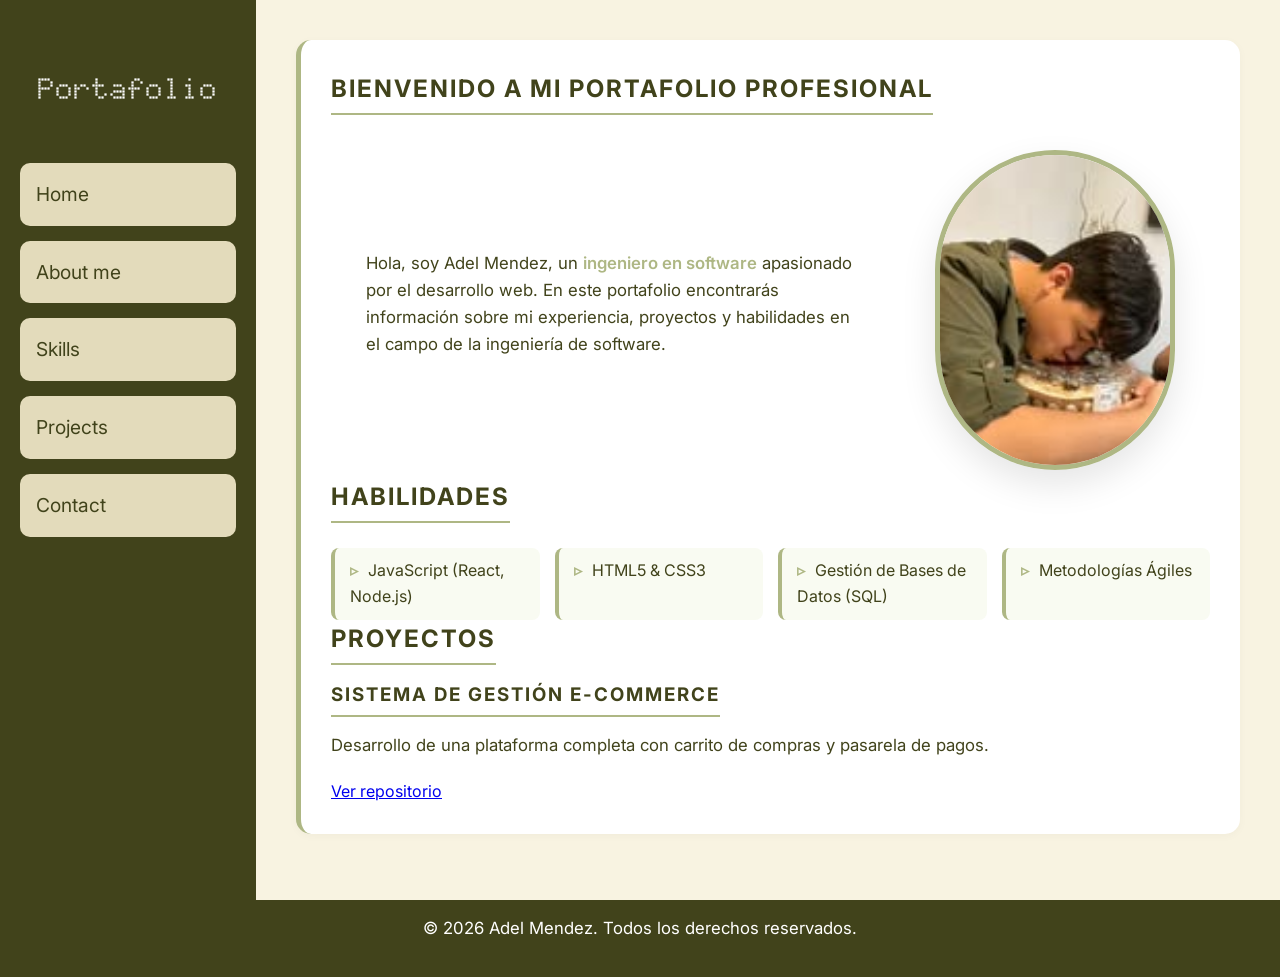
<file: index.html>
<!DOCTYPE html>
<html lang="es">

<head>
   <!--Define la codificacion de caracteres de nuestra pagina web-->
   <meta charset="UTF-8">
   <!-- Permite que el sitio se adaptate a diferentes resoluciones-->
   <meta name="viewport" content="width=device-widht, initial-scale=1.0">
   <!-- Descripcion de nuestra pagina web-->
   <meta name="description" content="Portafolio profesional de Ingenierio en software">
   <meta name="keywords" content="portafolio, ingeniero en software, desarrollo web">
   <!-- Autor-->
   <meta name="author" content="Adel Mendez">

   <!-- titulo de la pagina-->
   <title>Portafolio profesional</title>
   <!-- Se modofica el icon -->
   <link rel="icon" type="image/jpeg" href="https://i.pinimg.com/736x/19/60/56/1960568a77e393609d90b69f68ef6b70.jpg">

   <link rel="stylesheet" href="estilos/style.css">
</head>

<body>
   <div class="container">
      <header class="header">

         <button class="menu-toggle" id="menu-toggle">
            <span class="bar"></span>
            <span class="bar"> </span>
            <span class="bar"></span>
         </button>

         <h1>Portafolio</h1>
         <nav class="navegador" id="navegador">
            <a>Home</a>
            <a href="about.html">About me</a>
            <a href="skills.html">Skills</a>
            <a href="projects.html">Projects</a>
            <a href="contacto.html">Contact</a>

         </nav>
      </header>

      <main class="main">
         <div class="carta">
            <section id=sobremi>
               <h2>Bienvenido a mi portafolio profesional</h2>
            </section>



            <div class="contenedor-intro">
               <div class="texto-intro">
                  <p>Hola, soy Adel Mendez, un <strong>ingeniero en software</strong> apasionado por el desarrollo web.
                     En
                     este
                     portafolio encontrarás información sobre mi experiencia, proyectos y habilidades en el campo de la
                     ingeniería de software.</p>
               </div>

               <div class="foto-perfil">
                  <img src="images/perfil.jpg" alt="Foto de Adel Mendez">
               </div>
            </div>



            </section>
            <section id="habilidades">
               <h2>Habilidades</h2>
               <ul>
                  <li>JavaScript (React, Node.js)</li>
                  <li>HTML5 & CSS3</li>
                  <li>Gestión de Bases de Datos (SQL)</li>
                  <li>Metodologías Ágiles</li>
               </ul>
            </section>

            <section id="proyectos">
               <h2>Proyectos</h2>

               <article>
                  <h3>Sistema de Gestión E-commerce</h3>
                  <p>Desarrollo de una plataforma completa con carrito de compras y pasarela de pagos.</p>
                  <a href="#">Ver repositorio</a>
               </article>

            </section>
         </div>
      </main>
   </div>



   <footer class="footer">
      <p>&copy; 2026 Adel Mendez. Todos los derechos reservados.</p>
   </footer>
   <script src="estilos/script.js"></script>
</body>

</html>
</file>
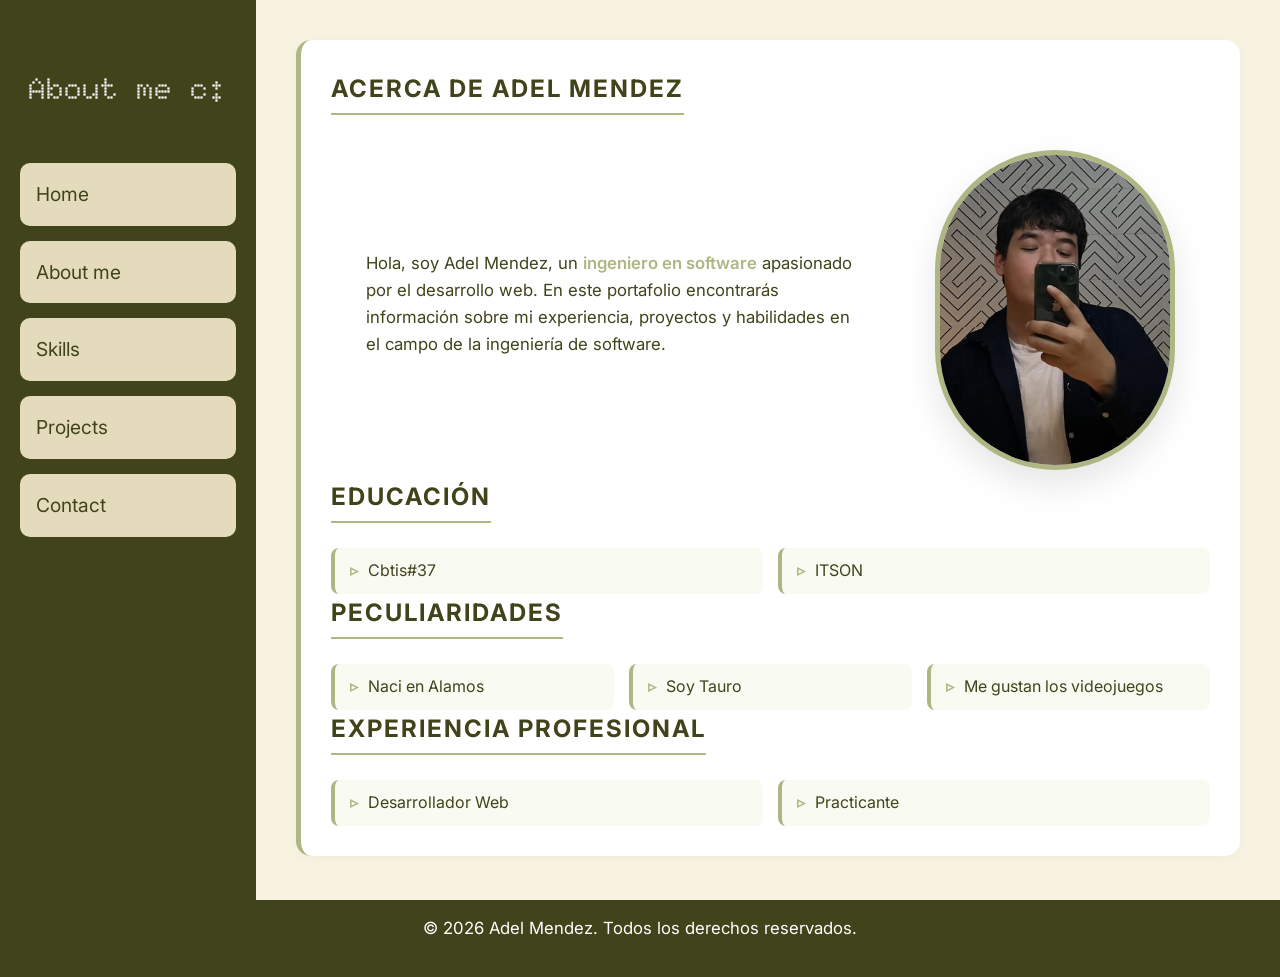
<file: about.html>
<!DOCTYPE html>
<html lang="es">

<head>
    <!--Define la codificacion de caracteres de nuestra pagina web-->
    <meta charset="UTF-8">
    <!-- Permite que el sitio se adaptate a diferentes resoluciones-->
    <meta name="viewport" content="width=device-widht, initial-scale=1.0">
    <!-- Descripcion de nuestra pagina web-->
    <meta name="description" content="Portafolio profesional de Ingenierio en software">
    <meta name="keywords" content="portafolio, ingeniero en software, desarrollo web">
    <!-- Autor-->
    <meta name="author" content="Adel Mendez">

    <!-- titulo de la pagina-->
    <title>Portafolio profesional</title>
    <!-- Se modofica el icon -->
    <link rel="icon" type="image/jpeg" href="https://i.pinimg.com/736x/19/60/56/1960568a77e393609d90b69f68ef6b70.jpg">

    <link rel="stylesheet" href="estilos/style.css">
</head>

<body>
    <div class="container">

        <header class="header">
            <button class="menu-toggle" id="menu-toggle">
                <span class="bar"></span>
                <span class="bar"> </span>
                <span class="bar"></span>
            </button>


            <h1>About me c:</h1>
            <nav class="navegador" id="navegador">
                <a href="index.html">Home</a>
                <a>About me</a>
                <a href="skills.html">Skills</a>
                <a href="projects.html">Projects</a>
                <a href="contacto.html">Contact</a>
            </nav>

        </header>

        <main class="main">
            <div class="carta">
        
                    <h2>Acerca de Adel Mendez</h2>
                  

                 <div class="contenedor-intro">
               <div class="texto-intro">
                  <p>Hola, soy Adel Mendez, un <strong>ingeniero en software</strong> apasionado por el desarrollo web.
                     En
                     este
                     portafolio encontrarás información sobre mi experiencia, proyectos y habilidades en el campo de la
                     ingeniería de software.</p>
               </div>

               <div class="foto-perfil">
                  <img src="images/foto2.jpeg" alt="Foto de Adel Mendez">
               </div>
            </div>
                <section>
                    <h2>Educación</h2>
                    <ul>
                       
                        <li>Cbtis#37</li>
                        <li>ITSON</li>
                    </ul>
                </section>

                <section>
                    <h2>Peculiaridades</h2>
                    <ul>
                        <li>Naci en Alamos</li>
                        <li>Soy Tauro</li>
                        <li>Me gustan los videojuegos</li>
                    </ul>
                </section>


                <section>
                    <h2>Experiencia Profesional</h2>
                    <ul>
                        <li>Desarrollador Web </li>
                        <li>Practicante</li>
                    </ul>
                </section>

            </div>
        </main>
    </div>

    <footer class="footer">
        <p>&copy; 2026 Adel Mendez. Todos los derechos reservados.</p>
    </footer>

    <script src="estilos/script.js"></script>
</body>


</html>
</file>
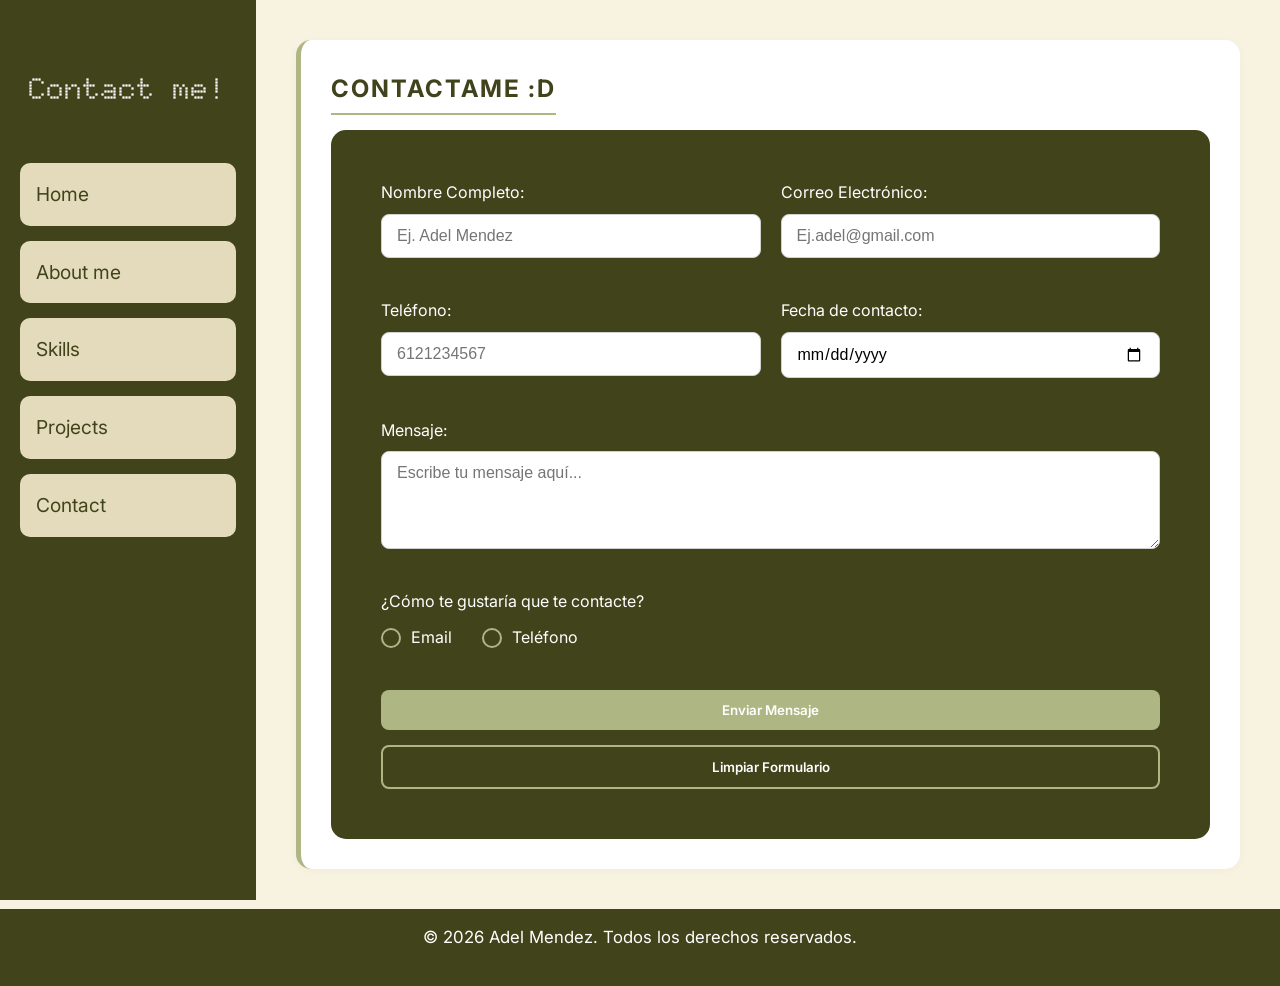
<file: contacto.html>
<!DOCTYPE html>
<html lang="es">

<head>
    <!--Define la codificacion de caracteres de nuestra pagina web-->
    <meta charset="UTF-8">
    <!-- Permite que el sitio se adaptate a diferentes resoluciones-->
    <meta name="viewport" content="width=device-widht, initial-scale=1.0">
    <!-- Descripcion de nuestra pagina web-->
    <meta name="description" content="Portafolio profesional de Ingenierio en software">
    <meta name="keywords" content="portafolio, ingeniero en software, desarrollo web">
    <!-- Autor-->
    <meta name="author" content="Adel Mendez">

    <!-- titulo de la pagina-->
    <title>Portafolio profesional</title>
    <!-- Se modofica el icon -->
    <link rel="icon" type="image/jpeg" href="https://i.pinimg.com/736x/19/60/56/1960568a77e393609d90b69f68ef6b70.jpg">
    <link rel="stylesheet" href="estilos/style.css">
</head>

<body>
    <div class="container">



        <header class="header">
            <button class="menu-toggle" id="menu-toggle">
                <span class="bar"></span>
                <span class="bar"> </span>
                <span class="bar"></span>
            </button>


            <h1>Contact me!</h1>
            <nav class="navegador" id="navegador">
                <a href="index.html">Home</a>
                <a href="about.html">About me</a>
                <a href="skills.html">Skills</a>
                <a href="projects.html">Projects</a>
                <a>Contact</a>
            </nav>
        </header>

        <main class="main">
            <div class="carta">
                <section>
                    <h2>Contactame :D</h2>
                    
                </section>

                <form class="form-contacto" action="images/" method="post">
                    <div class="campo">
                        <label for="nombre">Nombre Completo:</label>
                        <input type="text" id="nombre" name="nombre" placeholder="Ej. Adel Mendez" required>
                    </div>

                    <div class="campo">
                        <label for="email">Correo Electrónico:</label>
                        <input type="email" id="email" name="email" placeholder="Ej.adel@gmail.com" required>
                    </div>

                    <div class="campo">
                        <label for="telefono">Teléfono:</label>
                        <input type="text" id="telefono" name="telefono" placeholder="6121234567" required>
                    </div>

                    <div class="campo">
                        <label for="fecha">Fecha de contacto:</label>
                        <input type="date" id="fecha" name="fecha">
                    </div>

                    <div class="campo full-width">
                        <label for="mensaje">Mensaje:</label>
                        <textarea id="mensaje" name="mensaje" rows="4" placeholder="Escribe tu mensaje aquí..."
                            required></textarea>
                    </div>



                    <div class="campo full-width">
                        <label>¿Cómo te gustaría que te contacte?</label>
                        <div class="radio-group">

                            <label class="radio-item">
                                <input type="radio" name="preferencia" value="email" required>
                                <span class="custom-radio"></span>
                                Email
                            </label>
                            <label class="radio-item">
                                <input type="radio" name="preferencia" value="telefono" required>
                                <span class="custom-radio"></span>
                                Teléfono
                            </label>
                        </div>
                    </div>

                    <div class="campo full-width botones-container">
                        <button class="btn-primario" type="submit">Enviar Mensaje</button>
                        <button class="btn-secundario" type="reset">Limpiar Formulario</button>
                    </div>
                </form>
                </section>
            </div>

        </main>
    </div>
    <footer class="footer">
        <p>&copy; 2026 Adel Mendez. Todos los derechos reservados.</p>
    </footer>
    <script src="estilos/script.js"></script>
</body>

</html>
</file>
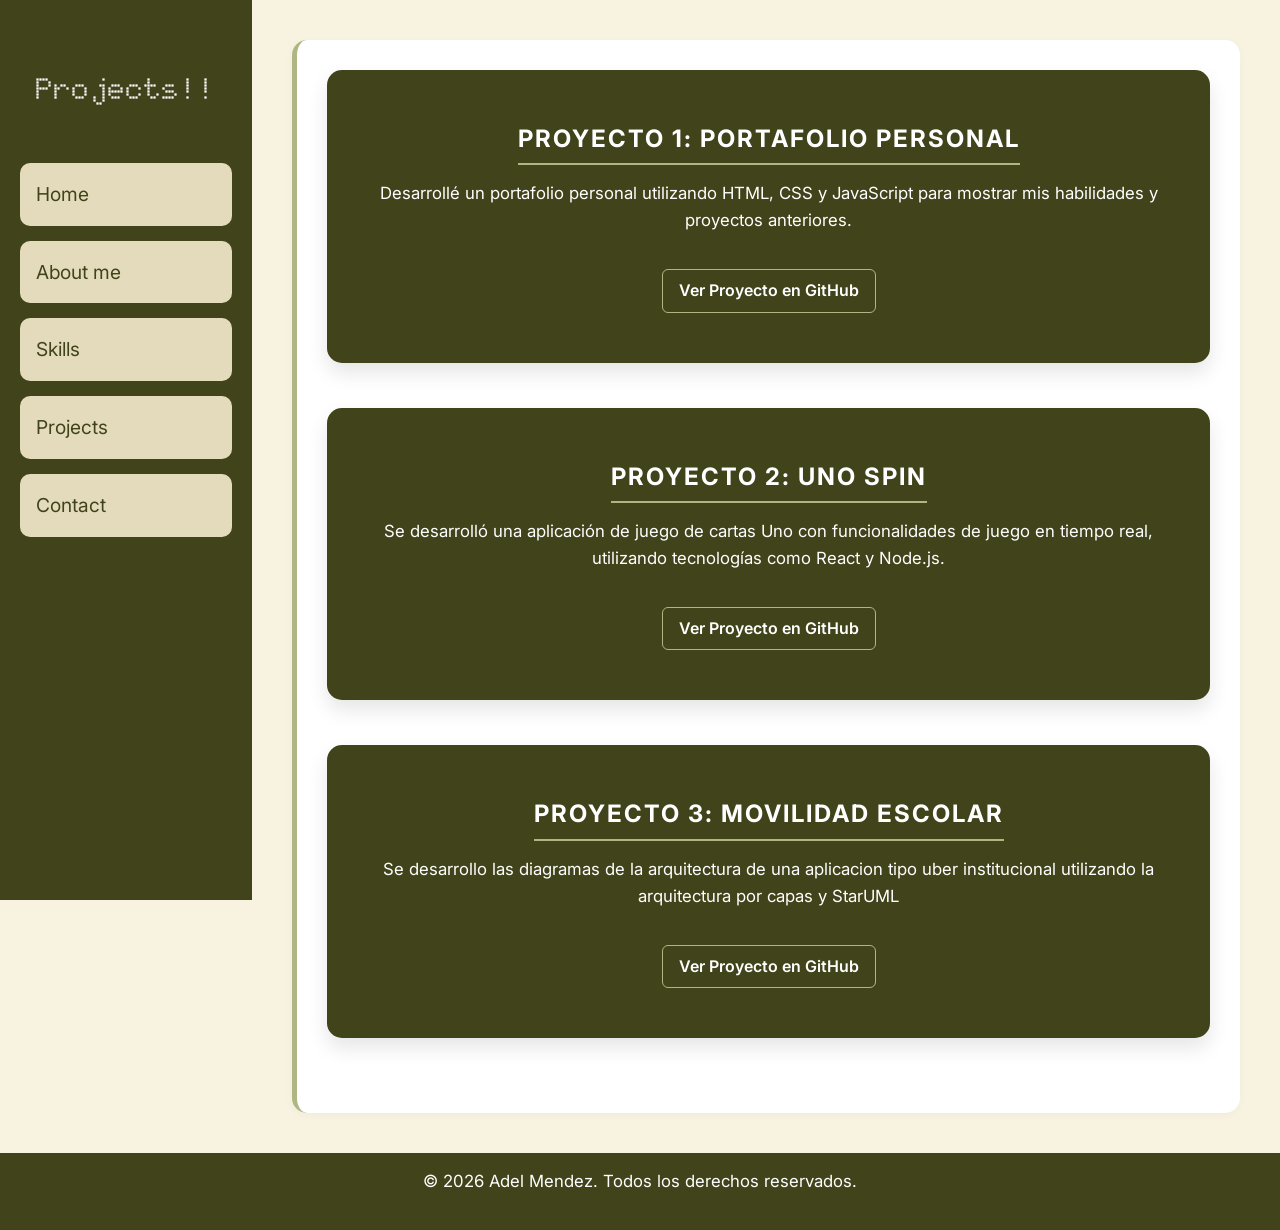
<file: projects.html>
<html>

<head>
    <meta charset="UTF-8">
    <meta name="viewport" content="width=device-width, initial-scale=1.0">
    <title>Proyectos de Adel Mendez</title>
    <link rel="stylesheet" href="estilos/style.css">
    <link rel="icon" type="image/jpeg" href="https://i.pinimg.com/736x/19/60/56/1960568a77e393609d90b69f68ef6b70.jpg">

<body>
    <div class="container">

        <header class="header">
            <button class="menu-toggle" id="menu-toggle">
                <span class="bar"></span>
                <span class="bar"> </span>
                <span class="bar"></span>
            </button>


            <h1>Projects!!</h1>
            <nav class="navegador" id="navegador">
                <a href="index.html">Home</a>
                <a href="about.html">About me</a>
                <a href="skills.html">Skills</a>
                <a>Projects</a>
                <a href="contacto.html">Contact</a>
            </nav>
        </header>

        <main class="main">

        <div class="carta">
            <section class="proyecto-card">
                <h2>Proyecto 1: Portafolio Personal</h2>
                <p>Desarrollé un portafolio personal utilizando HTML, CSS y JavaScript para mostrar mis habilidades y
                    proyectos anteriores.</p>
                <a href="https://github.com/pudinh0/CurriculumAppWeb.git" target="_blank">Ver Proyecto en GitHub</a>
            </section>

            <section class="proyecto-card">
                <h2>Proyecto 2: Uno Spin</h2>
                <p>Se desarrolló una aplicación de juego de cartas Uno con funcionalidades de juego en tiempo real,
                    utilizando tecnologías como React y Node.js.</p>
                <a href="https://github.com/Yizbin/UNO-Arquitectura.git" target="_blank">Ver Proyecto en
                    GitHub</a>
            </section>

            <section class="proyecto-card">
                <h2>Proyecto 3: Movilidad Escolar</h2>
                <p>Se desarrollo las diagramas de la arquitectura de una aplicacion tipo uber institucional utilizando
                    la arquitectura por capas y StarUML</p>
                <a href="https://github.com/Camila-Zubia/proyectoViajesDiseno.git" target="_blank">Ver Proyecto en
                    GitHub</a>
            </section>

            </div>
        </main>

    </div>
    <footer class="footer">
        <p>&copy; 2026 Adel Mendez. Todos los derechos reservados.</p>
    </footer>
    <script src="estilos/script.js"></script>
</body>

</html>
</file>
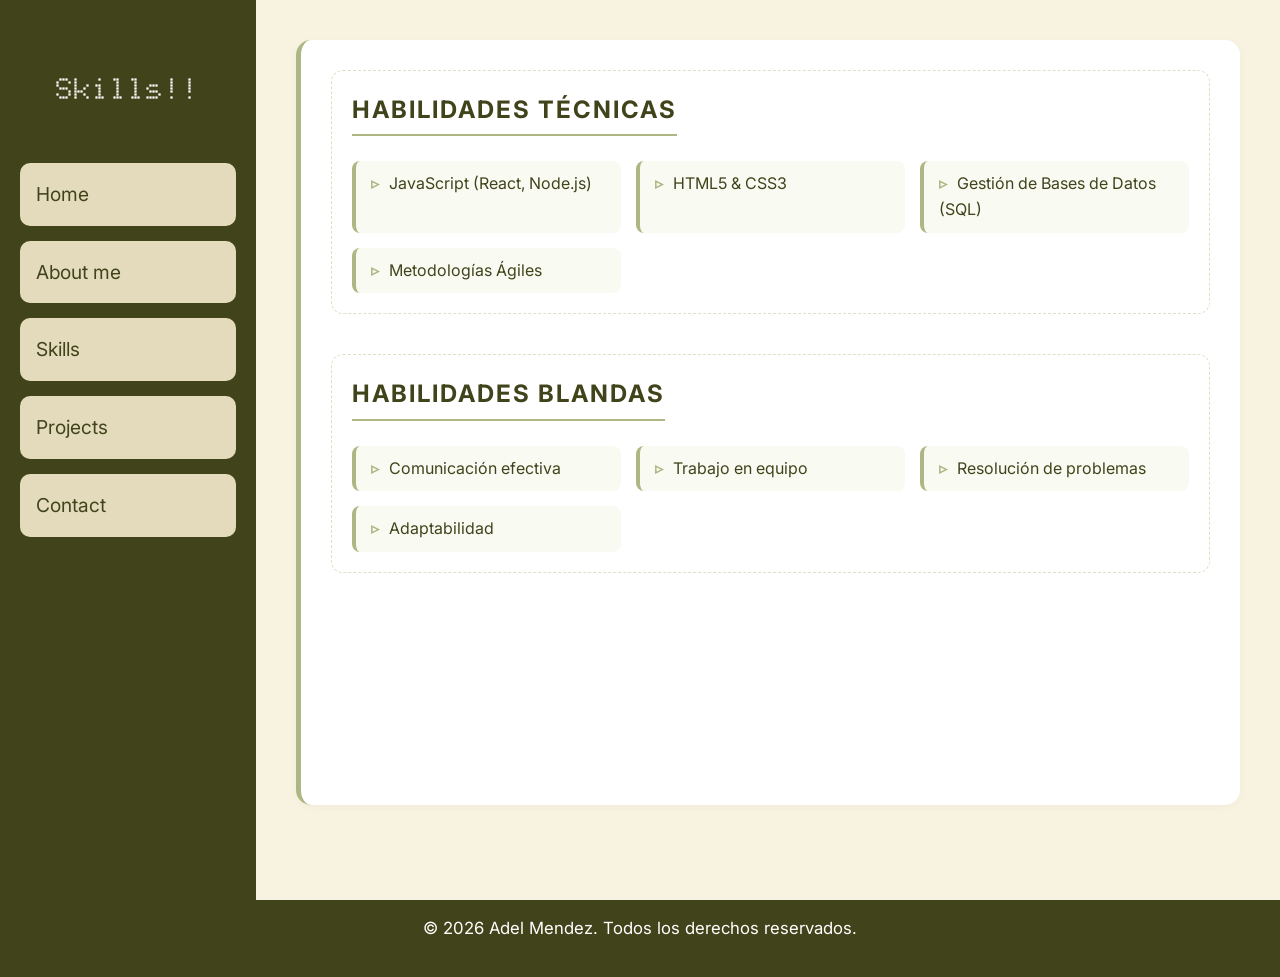
<file: skills.html>
<html>

<head>
    <meta charset="UTF-8">
    <meta name="viewport" content="width=device-width, initial-scale=1.0">
    <title>Portafolio profesional</title>
    <!-- Se modofica el icon -->
    <link rel="icon" type="image/jpeg" href="https://i.pinimg.com/736x/19/60/56/1960568a77e393609d90b69f68ef6b70.jpg">

    <link rel="stylesheet" href="estilos/style.css">
</head>

<body>
    <div class="container">


        <header class="header">
            <button class="menu-toggle" id="menu-toggle">
                <span class="bar"></span>
                <span class="bar"> </span>
                <span class="bar"></span>
            </button>

            <h1>Skills!!</h1>
            <nav class="navegador" id="navegador">
                <a href="index.html">Home</a>
                <a href="about.html">About me</a>

                
                <a>Skills</a>
                <a href="projects.html">Projects</a>
                <a href="contacto.html">Contact</a>
            </nav>
        </header>

        <main class="main">
            <div class="carta">

                <section class="habilidades-bloque">
                    <h2>Habilidades Técnicas</h2>
                    <ul>
                        <li>JavaScript (React, Node.js)</li>
                        <li>HTML5 & CSS3</li>
                        <li>Gestión de Bases de Datos (SQL)</li>
                        <li>Metodologías Ágiles</li>
                    </ul>
                </section>

                <section class="habilidades-bloque">
                    <h2>Habilidades Blandas</h2>
                    <ul>
                        <li>Comunicación efectiva</li>
                        <li>Trabajo en equipo</li>
                        <li>Resolución de problemas</li>
                        <li>Adaptabilidad</li>
                    </ul>
                </section>
            </div>
            
        </main>
    </div>

    <footer class="footer">
        <p>&copy; 2026 Adel Mendez. Todos los derechos reservados.</p>
    </footer>
    <script src="estilos/script.js"></script>

</body>

</html>
</file>
<file: estilos/style.css>
@import url("./global.css");
@import url("https://fonts.googleapis.com/css2?family=Doto:wght@100..900&display=swap");
@import url("https://fonts.googleapis.com/css2?family=Doto:wght@100..900&family=Inter:wght@300;400;600&display=swap");

* {
  margin: 0;
  padding: 0;
  box-sizing: border-box;
}

body {
  display: flex;
  flex-direction: column;
  min-height: 100dvh;
  font-family: "Inter", sans-serif;
  line-height: 1.6;
  color: var(--color-primario);
}

h2,
h3 {
  font-family: "Inter", sans-serif;
  text-transform: uppercase;
  letter-spacing: 2px;
  margin-bottom: 15px;
  color: var(--color-primario);
  border-bottom: 2px solid var(--links-color);
  display: inline-block;
  padding-bottom: 5px;
}

p {
  margin-bottom: 20px;
  font-size: 1.05rem;
  font-weight: 400;
  max-width: 800px;
}

strong {
  color: var(--links-color);
  font-weight: 600;
}

ul {
    list-style: none;
  display: grid;
  grid-template-columns: repeat(auto-fit, minmax(200px, 1fr)); /* Crea columnas automáticas */
  gap: 15px;
  padding-top: 10px;
}

ul li {
  background-color: #f9fbf2; /* Un fondo muy sutil */
  padding: 10px 15px;
  border-radius: 8px;
  border-left: 4px solid var(--links-color); /* Rayita verde al lado */
  transition: transform 0.3s ease;
}

ul li:hover {
  transform: translateX(5px); /* Se mueve un poquito al pasar el mouse */
  background-color: #f1f4e4;
}

ul li::before {
  content: "▹"; /* Un puntero más minimalista y moderno */
  color: var(--links-color);
  font-weight: bold;
  margin-right: 10px;
}

.container {
  background-color: var(--color-secundario);
  color: var(--color-primario);
  display: flex;
  flex-direction: row;
  align-items: flex-start;
  flex-grow: 1;
}

.header {
  background-color: var(--navbar-color);
  display: flex;
  flex-direction: column;
  width: 20vw;
  min-height: auto;
  height: 100vh;
  position: sticky;
  top: 0;
  padding: 20px;
}

.header h1 {
  font-family: "Doto", sans-serif;
  font-size: 30px;
  padding-top: 45px;
  margin-bottom: 20px;
  color: var(--color-texto);
  text-align: center;
}

.navegador {
  display: flex;
  flex-direction: column;
  gap: 15px;
  padding-top: 30px;
}

.navegador a {
  background-color: var(--links-hover-color);
  padding: 1rem;
  color: var(--color-primario);
  text-decoration: none;
  font-size: 1.2rem;
  text-align: justify;
  border-radius: 10px;
  transition: all 0.3s ease;
}

.navegador a:hover {
  background-color: var(--links-hover-color);
  color: var(--color-secundario);
  transform: translateX(8px);
}

.main {
  flex-grow: 1;
  padding: 40px;
  display: flex;
  flex-direction: column;
  gap: 20px;
  background-color: var(--color-secundario);
  color: var(--color-primario);
}

.footer {
  background-color: var(--navbar-color);
  padding: 15px;
  color: var(--color-texto);
  font-size: 0.9rem;

  display: flex;
  justify-content: center;
  align-items: center;
}

.menu-toggle {
  z-index: 1001;
  display: none;
  flex-direction: column;
  justify-content: center;
  align-items: center;
  cursor: pointer;
  border: none;
  padding: 12px;
}

input,
textarea,
select {
  width: 100%;
  padding: 12px 15px;
  margin: 8px 0 20px 0;
  border: 1px solid #d1d1d1;
  border-radius: 8px;
  background-color: #ffffff;
  font-family: "Segoe UI", sans-serif;
  font-size: 1rem;
  transition: all 0.3s ease;
  outline: none;
}

input:focus,
textarea:focus {
  border-color: var(--links-color);
  box-shadow: 0 0 8px rgba(174, 183, 132, 0.3);
}

.form-contacto {
  display: grid;
  color: white;
  border-radius: 15px;
  background-color: var(--color-primario);
  grid-template-columns: 1fr 1fr;
  padding: 50px;
  gap: 20px;
  width: 100%;
}

.campo {
  display: flex;
  flex-direction: column;
}

.full-width {
  grid-column: span 2;
}

.botones-container {
  display: flex;
  gap: 15px;
  margin-top: 20px;
}

.btn-primario,
.btn-secundario {
  padding: 12px 25px;
  border-radius: 8px;
  border: none;
  font-weight: 600;
  cursor: pointer;
  transition: all 0.3s ease;
  font-family: "Inter", sans-serif;
}

.btn-primario {
  background-color: var(--links-color);
  color: white;
}

.btn-primario:hover {
  background-color: #8e9764;
  transform: translateY(-2px);
}

.btn-secundario {
  background-color: transparent;
  border: 2px solid var(--links-color);
  color: white;
}

.btn-secundario:hover {
  background-color: rgba(255, 255, 255, 0.1);
  border-color: var(--links-hover-color);
}

.navegador.active {
  left: 1;
}

.radio-group {
  display: flex;
  gap: 30px;
  margin-top: 10px;
}

.radio-item input {
  display: none;
}

.radio-item {
  display: flex;
  align-items: center;
  cursor: pointer;
  font-size: 1rem;
  color: var(--color-texto);
  transition: 0.3s;
}

.custom-radio {
  width: 20px;
  height: 20px;
  border: 2px solid var(--links-color);
  border-radius: 50%;
  margin-right: 10px;
  display: inline-block;
  position: relative;
  background-color: transparent;
  transition: all 0.3s ease;
}

.custom-radio::before {
  content: "";
  width: 10px;
  height: 10px;
  background-color: var(--links-hover-color);
  border-radius: 50%;
  position: absolute;
  top: 50%;
  left: 50%;
  transform: translate(-50%, -50%) scale(0);
  transition: transform 0.2s ease-in-out;
}

.radio-item input:checked + .custom-radio {
  border-color: var(--links-hover-color);
  background-color: rgba(255, 255, 255, 0.1);
}

.radio-item input:checked + .custom-radio::before {
  transform: translate(-50%, -50%) scale(1); /* Aparece el punto */
}

.proyecto-card h2,
.proyecto-card p {
  color: var(--color-texto);
  text-align: center;
}

.proyecto-card {
  background-color: var(--color-primario);
  padding: 50px;
  border-radius: 15px;
  box-shadow: 0 10px 20px rgba(0, 0, 0, 0.1);
  margin-bottom: 45px;

  display: flex;
  flex-direction: column;
  align-items: center;
  text-align: center;
}
.proyecto-card a {
  display: inline-block;
  margin-top: 15px;
  color: var(--color-texto);
  font-weight: 600;
  text-decoration: none;
  border: 1px solid var(--links-color);
  padding: 8px 16px;
  border-radius: 6px;
  transition: 0.3s;
}

.proyecto-card a:hover {
  background-color: var(--links-color);
  color: white;
}

.carta {
  background: white;

  padding: 30px;
  border-radius: 15px;
  box-shadow: 0 2px 10px rgba(0, 0, 0, 0.03);
  border-left: 5px solid var(--links-color);
  min-height: 85vh;
}

.contenedor-intro {
    display: flex;
    align-items: center;    
    justify-content: space-around;             
    margin-top: 20px;
}

.texto-intro {
   max-width: 500px;
}

.foto-perfil img {
   
    width: 240px;         
    height: 320px;          
    object-fit: cover;      
    border-radius: 120px;  
    
    border: 5px solid var(--links-color);
    box-shadow: 0 15px 35px rgba(0,0,0,0.1);
}
.habilidades-bloque {
    margin-bottom: 40px;
    padding: 20px;
    border: 1px dashed #dce1c4; 
    border-radius: 12px;
}
@media (max-width: 768px) {

.contenedor-intro {
        flex-direction: column-reverse; 
        text-align: center;
    }



  .form-contacto {
    grid-template-columns: 1fr !important;
    padding: 20px;
    gap: 15px;
  }

  .full-width {
    grid-column: span 1 !important;
  }

  input,
  textarea,
  select {
    font-size: 16px;
    padding: 12px;
  }

  .botones-container {
    flex-direction: column;
    width: 100%;
  }

  .btn-primario,
  .btn-secundario {
    width: 100%;
  }

  .menu-toggle {
    display: flex;
    position: fixed;
    right: 10px;
    z-index: 1000;
    border-radius: 5px;
  }

  .bar {
    width: 30px;
    height: 3px;
    background-color: var(--color-primario);
    margin: 4px 0;
    transition: 0.4s;
  }

  .navegador {
    position: fixed;
    left: -100%;
    top: 0;
    padding: 15px 20px;
    width: 250px;
    height: 100vh;
    flex-direction: column;
    background-color: var(--navbar-color);
    transition: 0.3s;
    z-index: 999;
  }

  .navegador a {
    padding: 20px;
    font-size: 1.2rem;
  }

  .navegador.active {
    left: 0;
  }

  .container {
    flex-direction: column;
  }

  .header {
    width: 100%;
    height: auto;
    position: relative;
    padding: 10px;
  }
  .header h1 {
    font-size: 24px;
    padding-top: 10px;
  }

  .main {
    padding: 20px;
  }
}
</file>
